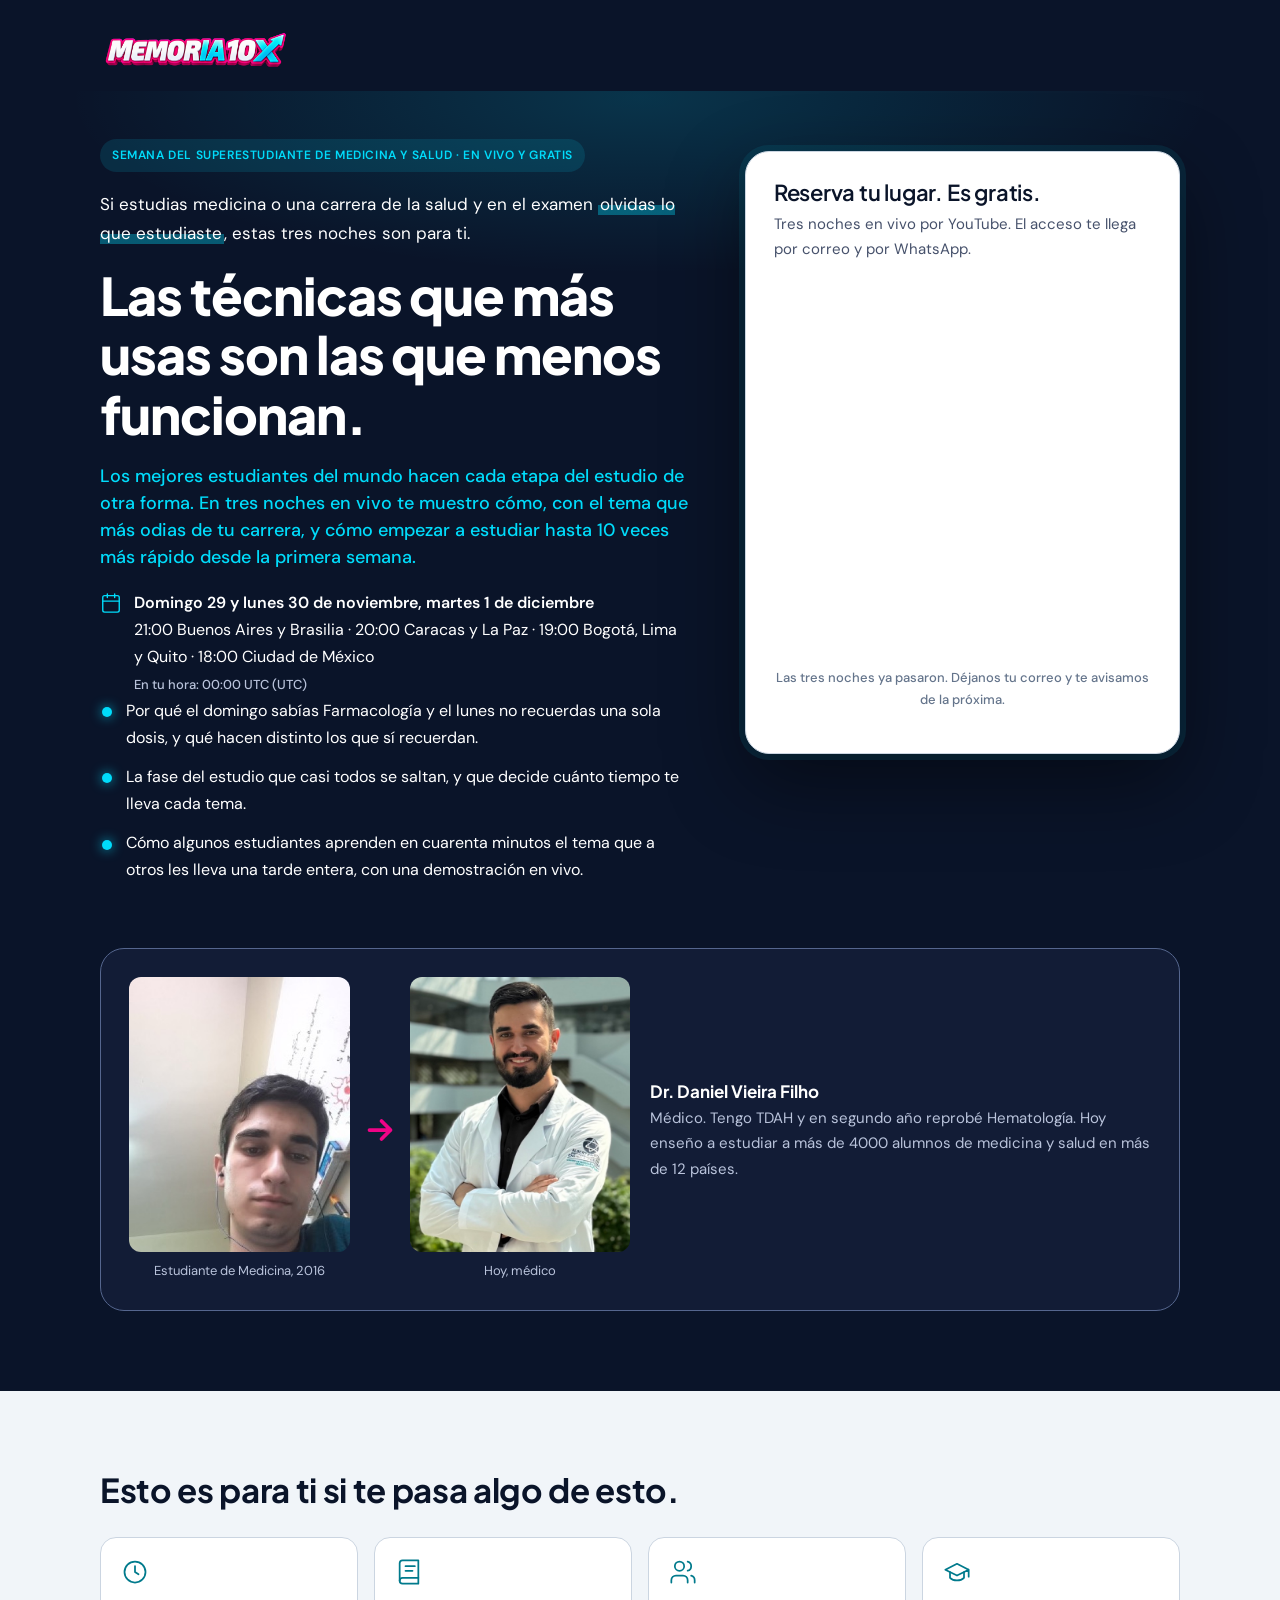
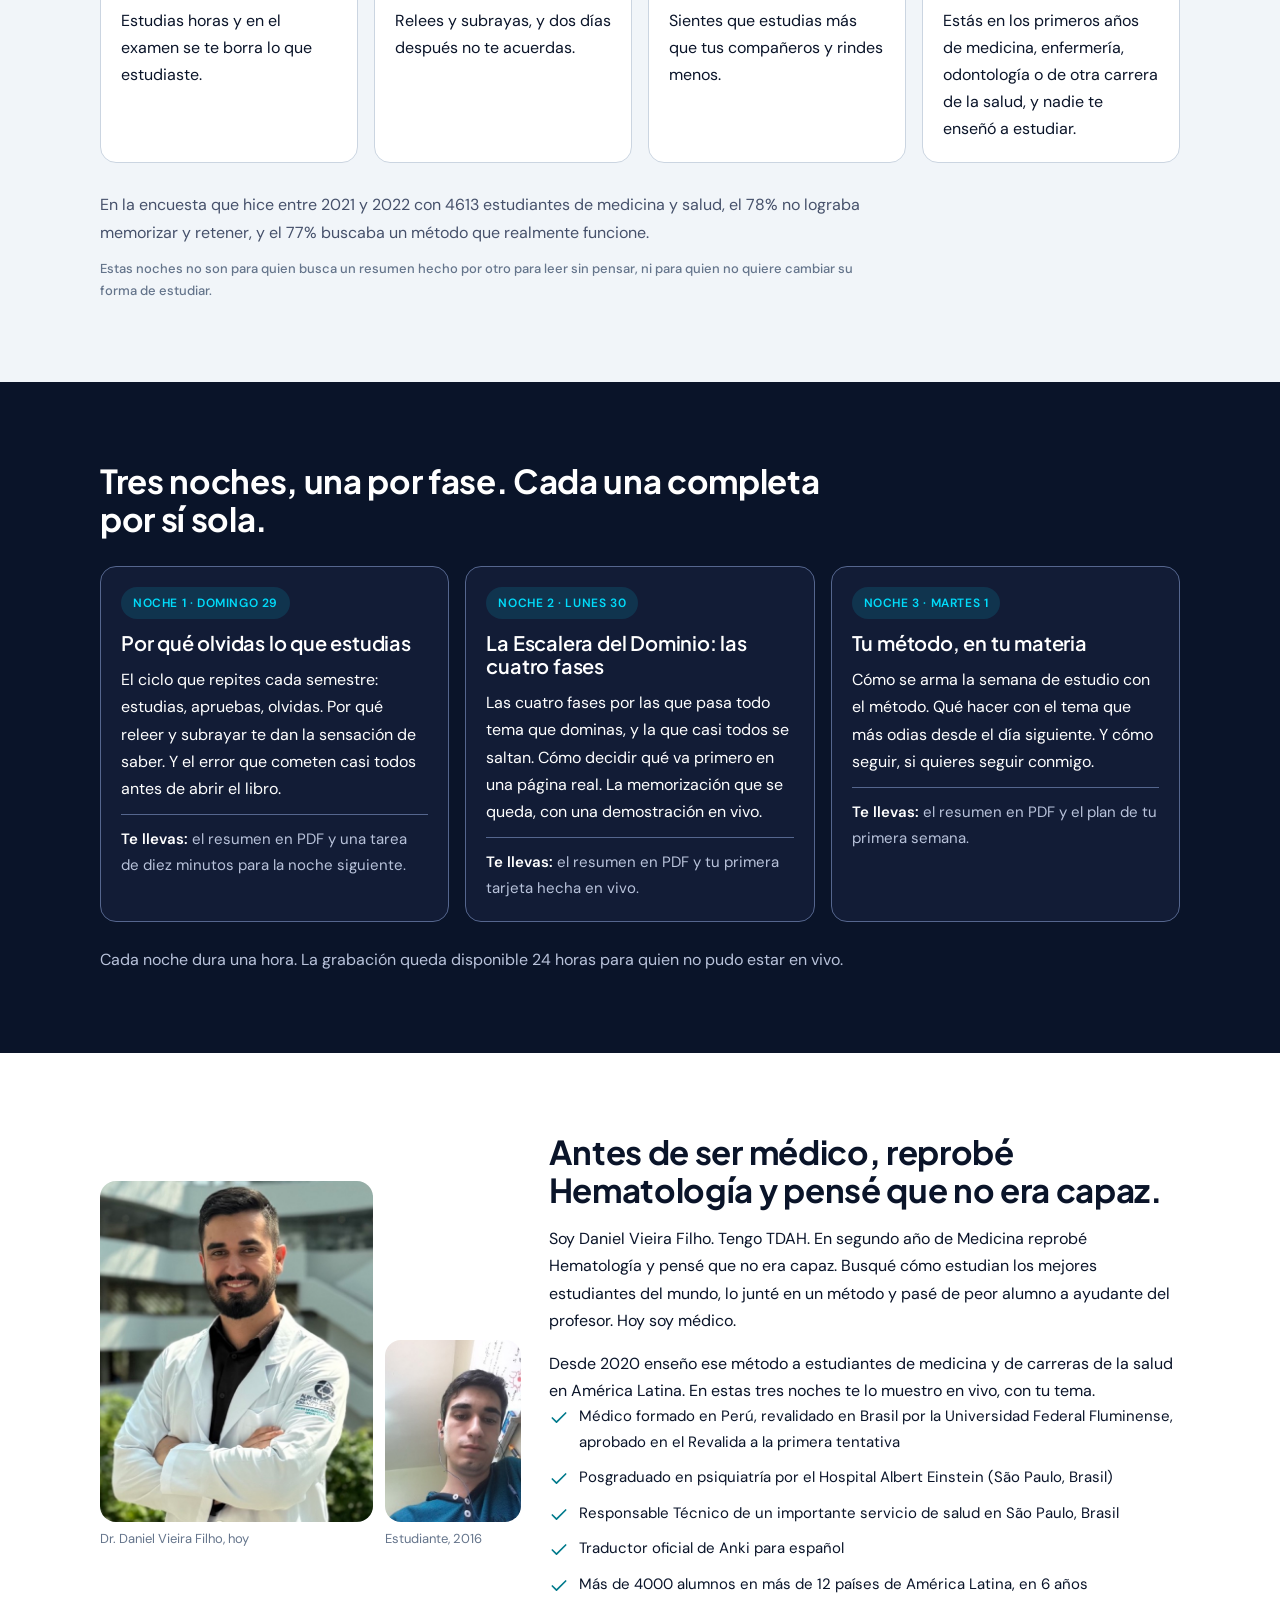
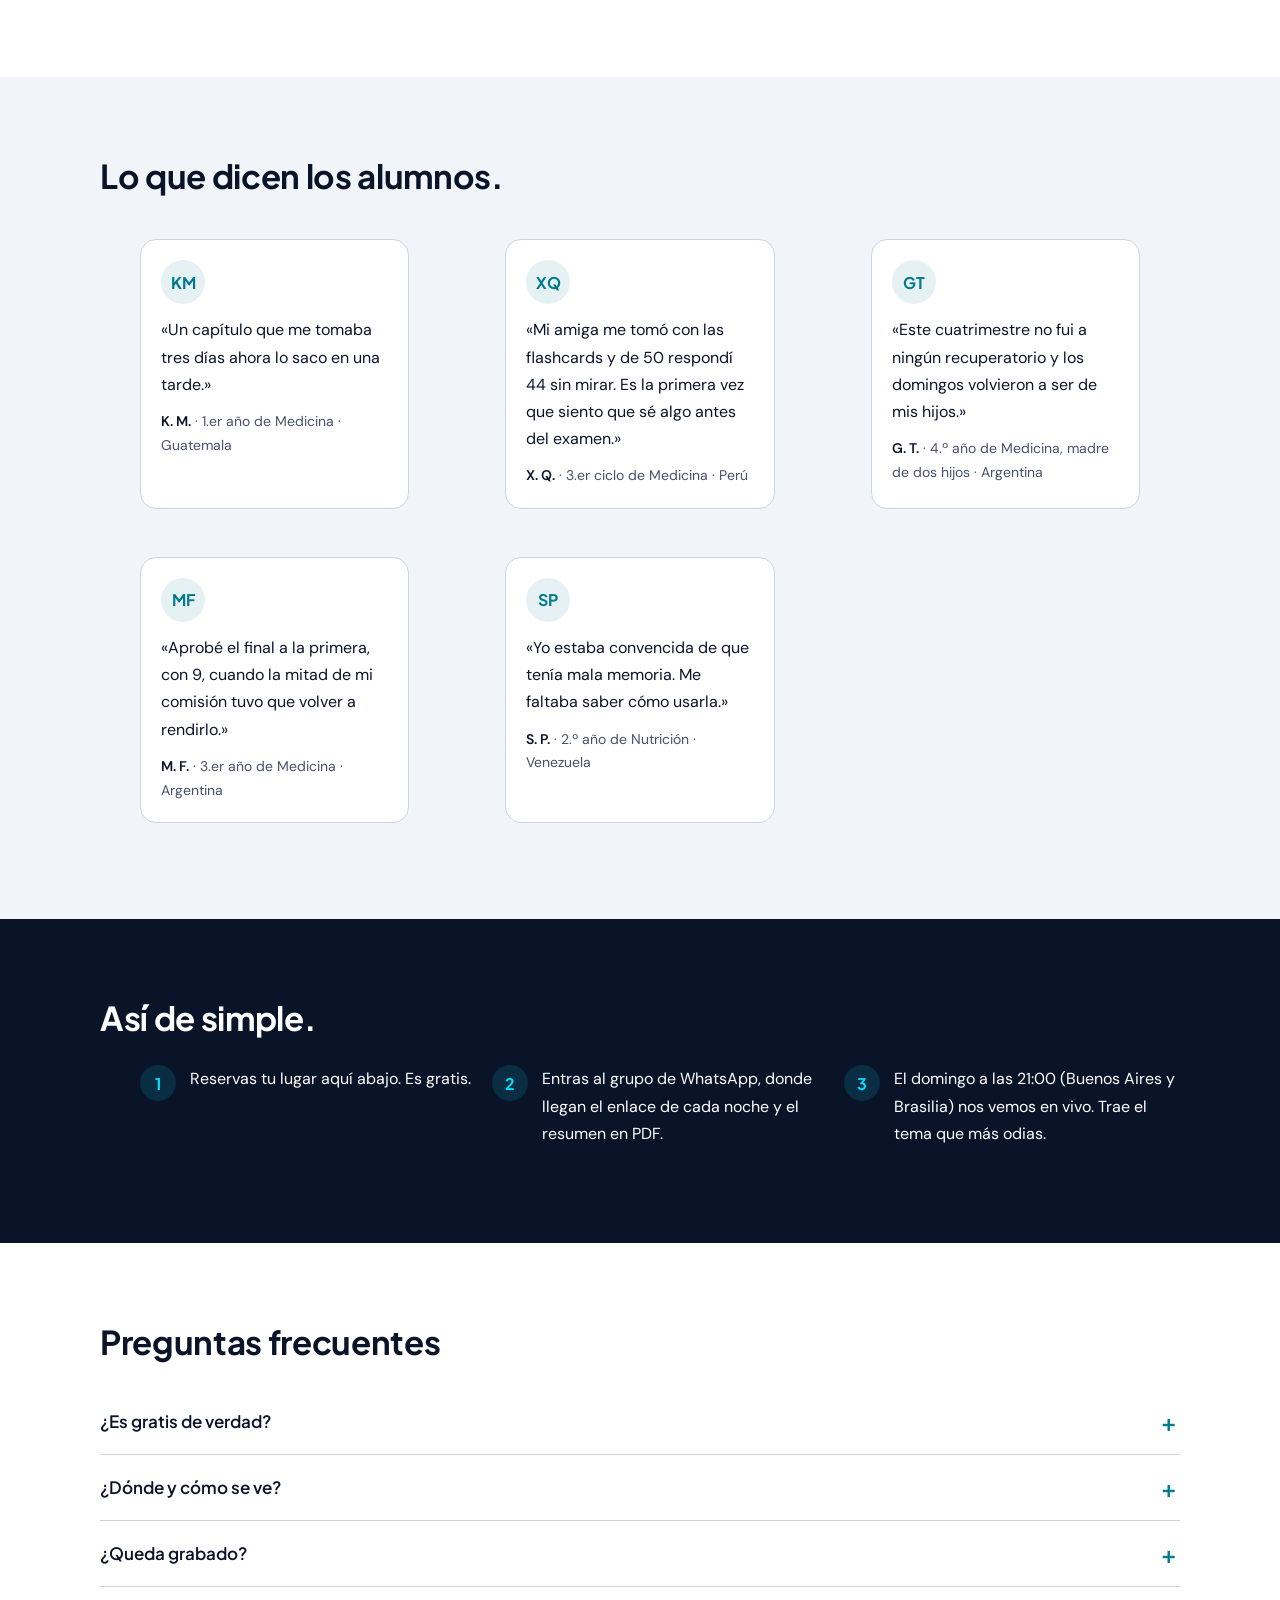
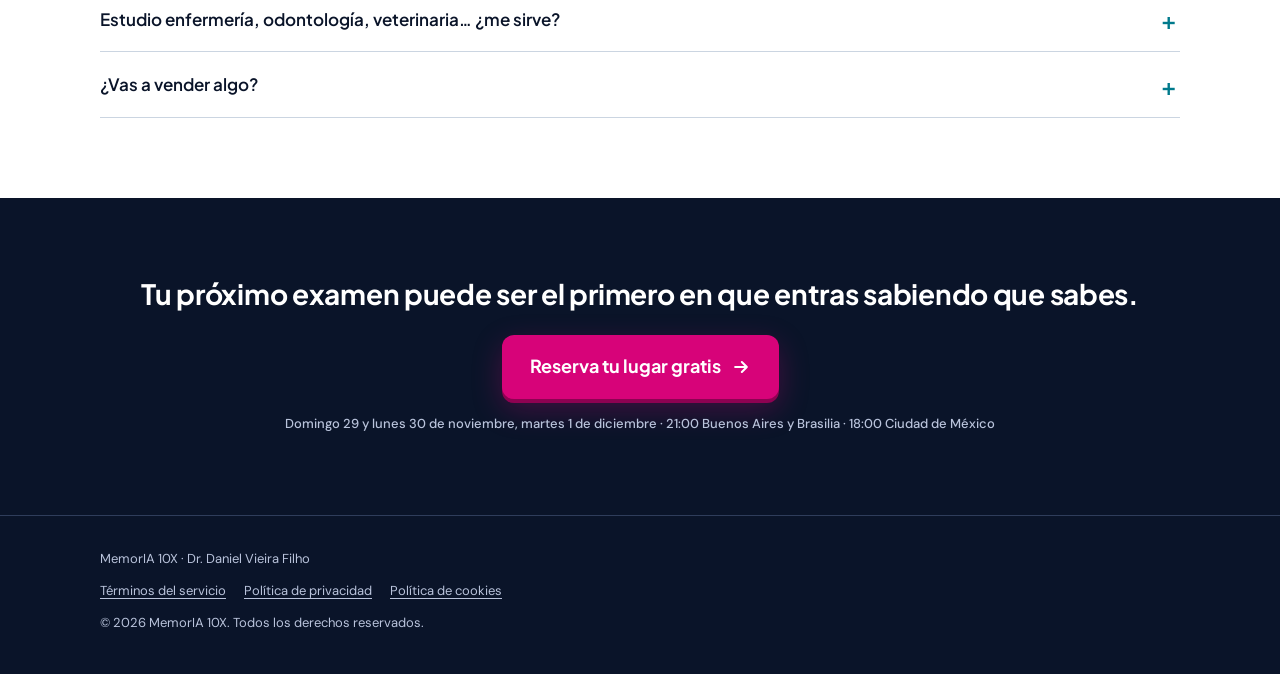
<file: index.html>
<!doctype html>
<html lang="es">
<head>
  <meta charset="utf-8">
  <meta name="viewport" content="width=device-width, initial-scale=1">
  <title>Semana del SuperEstudiante de Medicina y Salud · tres noches en vivo y gratis</title>
  <meta name="description" content="Tres noches en vivo para aprender a estudiar como los mejores estudiantes del mundo, con el tema que más odias. 29 y 30 de noviembre y 1 de diciembre, 21:00 Buenos Aires y Brasilia. Gratis, por YouTube.">
  <link rel="canonical" href="https://evento.memoria10x.com/">
  <meta property="og:type" content="website">
  <meta property="og:locale" content="es_LA">
  <meta property="og:title" content="Semana del SuperEstudiante de Medicina y Salud">
  <meta property="og:description" content="Tres noches en vivo y gratis para aprender a estudiar como los mejores estudiantes del mundo. 29 y 30 de noviembre y 1 de diciembre, 21:00 Buenos Aires y Brasilia.">
  <meta property="og:url" content="https://evento.memoria10x.com/">
  <meta property="og:image" content="https://evento.memoria10x.com/assets/og-evento.png">
  <meta property="og:image:width" content="1200">
  <meta property="og:image:height" content="630">
  <meta name="twitter:card" content="summary_large_image">
  <link rel="icon" href="assets/favicon.ico" sizes="any">
  <link rel="icon" type="image/png" sizes="32x32" href="assets/favicon-32.png">
  <link rel="apple-touch-icon" href="assets/apple-touch-icon.png">
  <meta name="theme-color" content="#0A1429">
  <link rel="preconnect" href="https://fonts.googleapis.com">
  <link rel="preconnect" href="https://fonts.gstatic.com" crossorigin>
  <link href="https://fonts.googleapis.com/css2?family=DM+Sans:opsz,wght@9..40,400;9..40,500;9..40,700&family=Plus+Jakarta+Sans:wght@600;700;800&display=swap" rel="stylesheet">
  <link rel="stylesheet" href="styles.css">
  <!-- Meta Pixel (el mismo del sitio: Pixel - Memoria 10X para Estudiantes) -->
  <script>
    !function(f,b,e,v,n,t,s){if(f.fbq)return;n=f.fbq=function(){n.callMethod?n.callMethod.apply(n,arguments):n.queue.push(arguments)};if(!f._fbq)f._fbq=n;n.push=n;n.loaded=!0;n.version='2.0';n.queue=[];t=b.createElement(e);t.async=!0;t.src=v;s=b.getElementsByTagName(e)[0];s.parentNode.insertBefore(t,s)}(window,document,'script','https://connect.facebook.net/en_US/fbevents.js');
    fbq('init', '587705858770581');
    fbq('track', 'PageView');
  </script>
  <noscript><img height="1" width="1" style="display:none" alt="" src="https://www.facebook.com/tr?id=587705858770581&ev=PageView&noscript=1"></noscript>
</head>
<body data-page="inscripcion">

  <header class="top">
    <div class="wrap">
      <a href="#" aria-label="MemorIA 10X"><img src="assets/logo-uma-linha.png" width="160" height="53" alt="MemorIA 10X"></a>
    </div>
  </header>

  <main>
    <section class="hero">
      <div class="wrap">
        <div class="hero-copy">
          <span class="badge">Semana del SuperEstudiante de Medicina y Salud · En vivo y gratis</span>
          <p class="lead">Si estudias medicina o una carrera de la salud y en el examen <mark>olvidas lo que estudiaste</mark>, estas tres noches son para ti.</p>
          <h1>Las técnicas que más usas son las que menos funcionan.</h1>
          <p class="subtitle">Los mejores estudiantes del mundo hacen cada etapa del estudio de otra forma. En tres noches en vivo te muestro cómo, con el tema que más odias de tu carrera, y cómo empezar a estudiar hasta 10 veces más rápido desde la primera semana.</p>
          <div class="dates">
            <svg viewBox="0 0 24 24" fill="none" stroke="currentColor" stroke-width="1.5" stroke-linecap="round" stroke-linejoin="round" aria-hidden="true"><rect x="3" y="4" width="18" height="18" rx="2"/><path d="M16 2v4M8 2v4M3 10h18"/></svg>
            <p>
              <strong>Domingo 29 y lunes 30 de noviembre, martes 1 de diciembre</strong><br>
              21:00 Buenos Aires y Brasilia · 20:00 Caracas y La Paz · 19:00 Bogotá, Lima y Quito · 18:00 Ciudad de México
              <span class="meta" data-local-time></span>
            </p>
          </div>
          <ul class="bullets">
            <li>Por qué el domingo sabías Farmacología y el lunes no recuerdas una sola dosis, y qué hacen distinto los que sí recuerdan.</li>
            <li>La fase del estudio que casi todos se saltan, y que decide cuánto tiempo te lleva cada tema.</li>
            <li>Cómo algunos estudiantes aprenden en cuarenta minutos el tema que a otros les lleva una tarde entera, con una demostración en vivo.</li>
          </ul>
        </div>

        <aside class="form-card" id="inscripcion" aria-labelledby="form-title">
          <h3 id="form-title">Reserva tu lugar. Es gratis.</h3>
          <p class="soft">Tres noches en vivo por YouTube. El acceso te llega por correo y por WhatsApp.</p>
          <div class="form-embed">
            <iframe src="https://api.leadconnectorhq.com/widget/form/POI59603SYWNlJP8CIqX" style="width:100%;height:100%;border:none;border-radius:12px" id="inline-POI59603SYWNlJP8CIqX" data-layout="{'id':'INLINE'}" data-trigger-type="alwaysShow" data-trigger-value="" data-activation-type="alwaysActivated" data-activation-value="" data-deactivation-type="neverDeactivate" data-deactivation-value="" data-form-name="Semana del SuperEstudiante · Inscripción" data-height="420" data-layout-iframe-id="inline-POI59603SYWNlJP8CIqX" data-form-id="POI59603SYWNlJP8CIqX" title="Reserva tu lugar"></iframe>
            <script src="https://link.msgsndr.com/js/form_embed.js" defer></script>
          </div>
          <p class="meta" data-countdown-label>Empezamos en</p>
          <div class="countdown" data-countdown aria-live="polite"></div>
        </aside>
      </div>
    </section>

    <section class="section" style="padding-top:0">
      <div class="wrap">
        <div class="proof-strip">
          <div class="before-after">
            <figure>
              <img src="assets/autor-estudante-pizarra.jpg" width="300" height="400" alt="Daniel Vieira Filho, estudiante de Medicina, en 2016" loading="lazy">
              <figcaption>Estudiante de Medicina, 2016</figcaption>
            </figure>
            <svg class="arrow" viewBox="0 0 24 24" fill="none" stroke="currentColor" stroke-width="2.5" stroke-linecap="round" stroke-linejoin="round" aria-hidden="true"><path d="M5 12h14M13 6l6 6-6 6"/></svg>
            <figure>
              <img src="assets/autor-hoje.jpg" width="592" height="700" alt="Dr. Daniel Vieira Filho, hoy, médico" loading="lazy">
              <figcaption>Hoy, médico</figcaption>
            </figure>
          </div>
          <p class="cred">
            <strong>Dr. Daniel Vieira Filho</strong>
            <span>Médico. Tengo TDAH y en segundo año reprobé Hematología. Hoy enseño a estudiar a más de 4000 alumnos de medicina y salud en más de 12 países.</span>
          </p>
        </div>
      </div>
    </section>

    <section class="section section--light" id="para-quien">
      <div class="wrap">
        <div class="section-title">
          <h2>Esto es para ti si te pasa algo de esto.</h2>
        </div>
        <div class="cards cards--4">
          <div class="card">
            <svg class="icon" viewBox="0 0 24 24" fill="none" stroke="currentColor" stroke-width="1.5" stroke-linecap="round" stroke-linejoin="round" aria-hidden="true"><circle cx="12" cy="12" r="9"/><path d="M12 7v5l3 2"/></svg>
            <p>Estudias horas y en el examen se te borra lo que estudiaste.</p>
          </div>
          <div class="card">
            <svg class="icon" viewBox="0 0 24 24" fill="none" stroke="currentColor" stroke-width="1.5" stroke-linecap="round" stroke-linejoin="round" aria-hidden="true"><path d="M4 19.5A2.5 2.5 0 0 1 6.5 17H20"/><path d="M6.5 2H20v20H6.5A2.5 2.5 0 0 1 4 19.5v-15A2.5 2.5 0 0 1 6.5 2z"/><path d="M9 7h8M9 11h6"/></svg>
            <p>Relees y subrayas, y dos días después no te acuerdas.</p>
          </div>
          <div class="card">
            <svg class="icon" viewBox="0 0 24 24" fill="none" stroke="currentColor" stroke-width="1.5" stroke-linecap="round" stroke-linejoin="round" aria-hidden="true"><path d="M16 21v-2a4 4 0 0 0-4-4H6a4 4 0 0 0-4 4v2"/><circle cx="9" cy="7" r="4"/><path d="M22 21v-2a4 4 0 0 0-3-3.87M16 3.13a4 4 0 0 1 0 7.75"/></svg>
            <p>Sientes que estudias más que tus compañeros y rindes menos.</p>
          </div>
          <div class="card">
            <svg class="icon" viewBox="0 0 24 24" fill="none" stroke="currentColor" stroke-width="1.5" stroke-linecap="round" stroke-linejoin="round" aria-hidden="true"><path d="M22 10v6M2 10l10-5 10 5-10 5z"/><path d="M6 12v5c3 3 9 3 12 0v-5"/></svg>
            <p>Estás en los primeros años de medicina, enfermería, odontología o de otra carrera de la salud, y nadie te enseñó a estudiar.</p>
          </div>
        </div>
        <p class="soft" style="margin-top:28px;max-width:760px">En la encuesta que hice entre 2021 y 2022 con 4613 estudiantes de medicina y salud, el 78% no lograba memorizar y retener, y el 77% buscaba un método que realmente funcione.</p>
        <p class="meta" style="margin-top:12px;max-width:760px">Estas noches no son para quien busca un resumen hecho por otro para leer sin pensar, ni para quien no quiere cambiar su forma de estudiar.</p>
      </div>
    </section>

    <section class="section" id="noches">
      <div class="wrap">
        <div class="section-title">
          <h2>Tres noches, una por fase. Cada una completa por sí sola.</h2>
        </div>
        <div class="cards cards--3">
          <article class="card card--dark night">
            <span class="badge">Noche 1 · Domingo 29</span>
            <h3>Por qué olvidas lo que estudias</h3>
            <p>El ciclo que repites cada semestre: estudias, apruebas, olvidas. Por qué releer y subrayar te dan la sensación de saber. Y el error que cometen casi todos antes de abrir el libro.</p>
            <p class="takeaway"><strong>Te llevas:</strong> el resumen en PDF y una tarea de diez minutos para la noche siguiente.</p>
          </article>
          <article class="card card--dark night">
            <span class="badge">Noche 2 · Lunes 30</span>
            <h3>La Escalera del Dominio: las cuatro fases</h3>
            <p>Las cuatro fases por las que pasa todo tema que dominas, y la que casi todos se saltan. Cómo decidir qué va primero en una página real. La memorización que se queda, con una demostración en vivo.</p>
            <p class="takeaway"><strong>Te llevas:</strong> el resumen en PDF y tu primera tarjeta hecha en vivo.</p>
          </article>
          <article class="card card--dark night">
            <span class="badge">Noche 3 · Martes 1</span>
            <h3>Tu método, en tu materia</h3>
            <p>Cómo se arma la semana de estudio con el método. Qué hacer con el tema que más odias desde el día siguiente. Y cómo seguir, si quieres seguir conmigo.</p>
            <p class="takeaway"><strong>Te llevas:</strong> el resumen en PDF y el plan de tu primera semana.</p>
          </article>
        </div>
        <p class="soft" style="margin-top:24px">Cada noche dura una hora. La grabación queda disponible 24 horas para quien no pudo estar en vivo.</p>
      </div>
    </section>

    <section class="section section--white" id="quien-soy">
      <div class="wrap">
        <div class="about">
          <div class="about-photos">
            <figure style="margin:0">
              <img class="main" src="assets/autor-hoje.jpg" width="592" height="700" alt="Dr. Daniel Vieira Filho" loading="lazy">
              <figcaption>Dr. Daniel Vieira Filho, hoy</figcaption>
            </figure>
            <figure style="margin:0">
              <img class="small" src="assets/autor-estudante-pizarra.jpg" width="300" height="400" alt="Daniel, estudiante, frente a la pizarra" loading="lazy">
              <figcaption>Estudiante, 2016</figcaption>
            </figure>
          </div>
          <div class="about-copy">
            <h2>Antes de ser médico, reprobé Hematología y pensé que no era capaz.</h2>
            <p>Soy Daniel Vieira Filho. Tengo TDAH. En segundo año de Medicina reprobé Hematología y pensé que no era capaz. Busqué cómo estudian los mejores estudiantes del mundo, lo junté en un método y pasé de peor alumno a ayudante del profesor. Hoy soy médico.</p>
            <p>Desde 2020 enseño ese método a estudiantes de medicina y de carreras de la salud en América Latina. En estas tres noches te lo muestro en vivo, con tu tema.</p>
            <ul class="checks">
              <li><svg viewBox="0 0 24 24" fill="none" stroke="currentColor" stroke-width="2" stroke-linecap="round" stroke-linejoin="round" aria-hidden="true"><path d="M20 6 9 17l-5-5"/></svg><span>Médico formado en Perú, revalidado en Brasil por la Universidad Federal Fluminense, aprobado en el Revalida a la primera tentativa</span></li>
              <li><svg viewBox="0 0 24 24" fill="none" stroke="currentColor" stroke-width="2" stroke-linecap="round" stroke-linejoin="round" aria-hidden="true"><path d="M20 6 9 17l-5-5"/></svg><span>Posgraduado en psiquiatría por el Hospital Albert Einstein (São Paulo, Brasil)</span></li>
              <li><svg viewBox="0 0 24 24" fill="none" stroke="currentColor" stroke-width="2" stroke-linecap="round" stroke-linejoin="round" aria-hidden="true"><path d="M20 6 9 17l-5-5"/></svg><span>Responsable Técnico de un importante servicio de salud en São Paulo, Brasil</span></li>
              <li><svg viewBox="0 0 24 24" fill="none" stroke="currentColor" stroke-width="2" stroke-linecap="round" stroke-linejoin="round" aria-hidden="true"><path d="M20 6 9 17l-5-5"/></svg><span>Traductor oficial de Anki para español</span></li>
              <li><svg viewBox="0 0 24 24" fill="none" stroke="currentColor" stroke-width="2" stroke-linecap="round" stroke-linejoin="round" aria-hidden="true"><path d="M20 6 9 17l-5-5"/></svg><span>Más de 4000 alumnos en más de 12 países de América Latina, en 6 años</span></li>
            </ul>
          </div>
        </div>
      </div>
    </section>

    <!-- TESTIMONIALS_START -->
    <section class="section section--light" id="alumnos">
      <div class="wrap">
        <div class="section-title">
          <h2>Lo que dicen los alumnos.</h2>
        </div>
        <div class="cards cards--3">
          <blockquote class="card quote">
            <span class="initials">KM</span>
            <p>«Un capítulo que me tomaba tres días ahora lo saco en una tarde.»</p>
            <footer><strong>K. M.</strong> · 1.er año de Medicina · Guatemala</footer>
          </blockquote>
          <blockquote class="card quote">
            <span class="initials">XQ</span>
            <p>«Mi amiga me tomó con las flashcards y de 50 respondí 44 sin mirar. Es la primera vez que siento que sé algo antes del examen.»</p>
            <footer><strong>X. Q.</strong> · 3.er ciclo de Medicina · Perú</footer>
          </blockquote>
          <blockquote class="card quote">
            <span class="initials">GT</span>
            <p>«Este cuatrimestre no fui a ningún recuperatorio y los domingos volvieron a ser de mis hijos.»</p>
            <footer><strong>G. T.</strong> · 4.º año de Medicina, madre de dos hijos · Argentina</footer>
          </blockquote>
          <blockquote class="card quote">
            <span class="initials">MF</span>
            <p>«Aprobé el final a la primera, con 9, cuando la mitad de mi comisión tuvo que volver a rendirlo.»</p>
            <footer><strong>M. F.</strong> · 3.er año de Medicina · Argentina</footer>
          </blockquote>
          <blockquote class="card quote">
            <span class="initials">SP</span>
            <p>«Yo estaba convencida de que tenía mala memoria. Me faltaba saber cómo usarla.»</p>
            <footer><strong>S. P.</strong> · 2.º año de Nutrición · Venezuela</footer>
          </blockquote>
        </div>
      </div>
    </section>
    <!-- TESTIMONIALS_END -->

    <section class="section" id="como-funciona">
      <div class="wrap">
        <div class="section-title">
          <h2>Así de simple.</h2>
        </div>
        <ol class="steps">
          <li><p>Reservas tu lugar aquí abajo. Es gratis.</p></li>
          <li><p>Entras al grupo de WhatsApp, donde llegan el enlace de cada noche y el resumen en PDF.</p></li>
          <li><p>El domingo a las 21:00 (Buenos Aires y Brasilia) nos vemos en vivo. Trae el tema que más odias.</p></li>
        </ol>
      </div>
    </section>

    <section class="section section--white faq" id="preguntas">
      <div class="wrap">
        <div class="section-title">
          <h2>Preguntas frecuentes</h2>
        </div>
        <details>
          <summary>¿Es gratis de verdad?</summary>
          <p>Sí. Las tres noches son gratis y completas por sí solas. No necesitas comprar nada para aprovecharlas.</p>
        </details>
        <details>
          <summary>¿Dónde y cómo se ve?</summary>
          <p>En vivo por YouTube, desde el celular o la computadora. El enlace te llega por correo y por el grupo de WhatsApp una hora antes de cada noche.</p>
        </details>
        <details>
          <summary>¿Queda grabado?</summary>
          <p>Cada noche queda disponible 24 horas. Después se retira, para que las tres noches se vivan en vivo.</p>
        </details>
        <details>
          <summary>Estudio enfermería, odontología, veterinaria… ¿me sirve?</summary>
          <p>Sí. El método es el mismo para toda carrera de la salud; los ejemplos salen de medicina porque es de donde vengo, y vamos a trabajar con el tema que tú traigas.</p>
        </details>
        <details>
          <summary>¿Vas a vender algo?</summary>
          <p>En la tercera noche te cuento cómo seguir conmigo, si quieres. Lo digo desde ahora para que nadie se sorprenda. Las tres noches valen por sí solas.</p>
        </details>
      </div>
    </section>

    <section class="section closing" id="cierre">
      <div class="wrap">
        <h2>Tu próximo examen puede ser el primero en que entras sabiendo que sabes.</h2>
        <a class="btn btn--lg" href="#inscripcion">Reserva tu lugar gratis
          <svg viewBox="0 0 24 24" fill="none" stroke="currentColor" stroke-width="2.5" stroke-linecap="round" stroke-linejoin="round" aria-hidden="true"><path d="M5 12h14M13 6l6 6-6 6"/></svg>
        </a>
        <p class="meta">Domingo 29 y lunes 30 de noviembre, martes 1 de diciembre · 21:00 Buenos Aires y Brasilia · 18:00 Ciudad de México</p>
      </div>
    </section>
  </main>

  <footer class="footer">
    <div class="wrap">
      <p>MemorIA 10X · Dr. Daniel Vieira Filho</p>
      <nav aria-label="Legal">
        <a href="https://memoria10x.com/terms-of-service">Términos del servicio</a>
        <a href="https://memoria10x.com/privacy-policy">Política de privacidad</a>
        <a href="https://memoria10x.com/cookie-policy">Política de cookies</a>
      </nav>
      <p>© 2026 MemorIA 10X. Todos los derechos reservados.</p>
    </div>
  </footer>

  <div class="sticky" aria-hidden="true">
    <a class="btn" href="#inscripcion">Reserva tu lugar gratis</a>
  </div>

  <script src="app.js" defer></script>
</body>
</html>
</file>
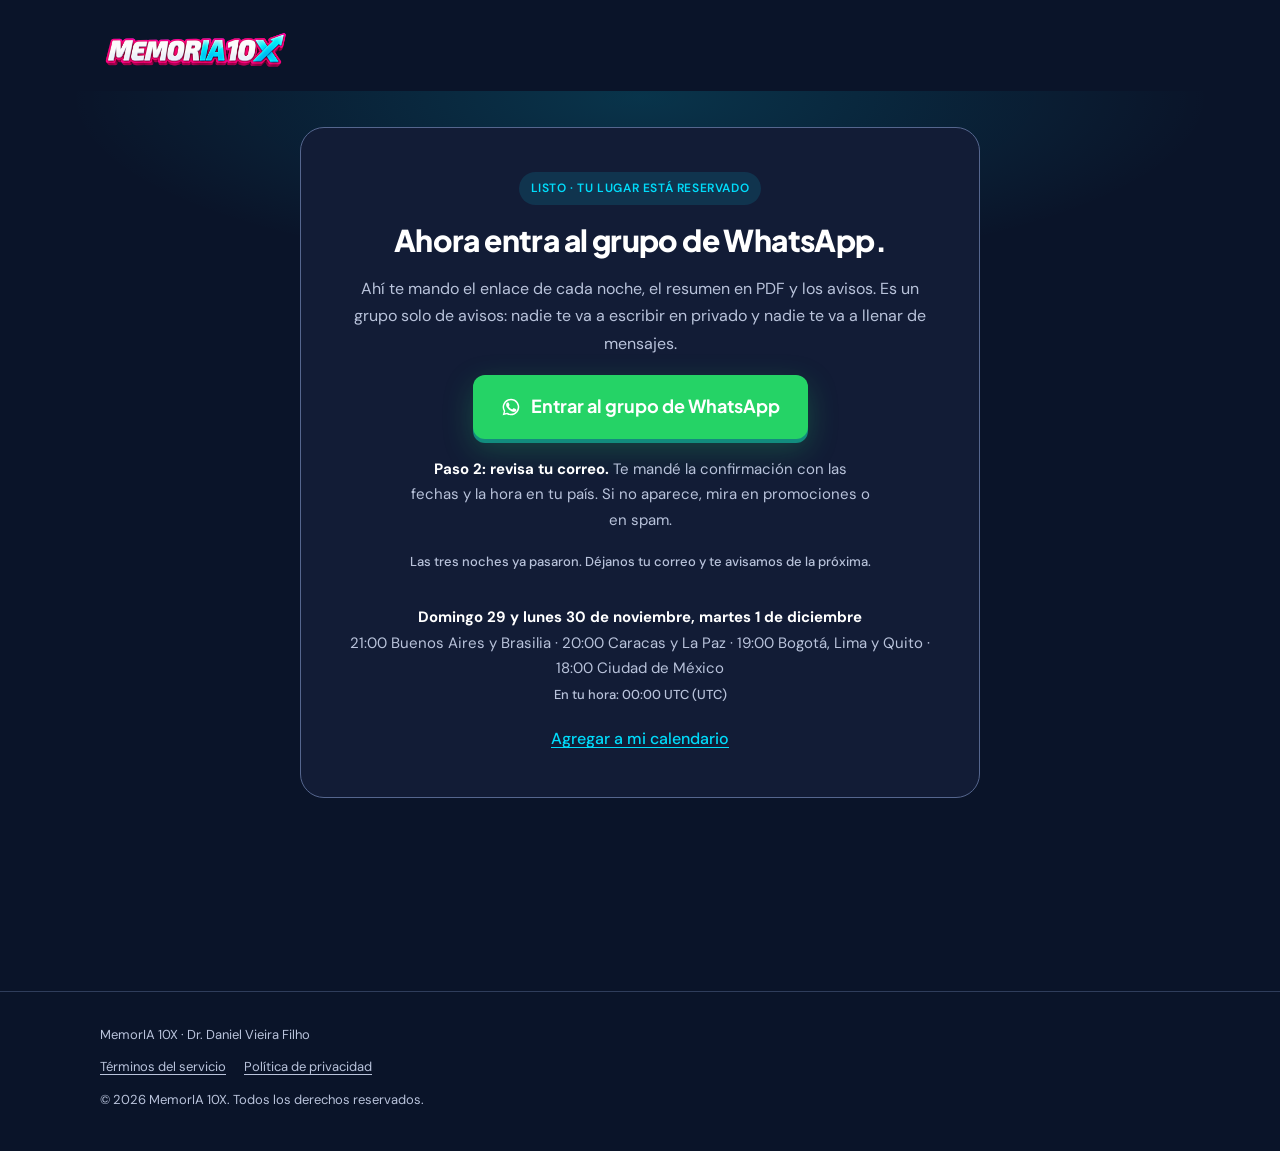
<file: gracias/index.html>
<!doctype html>
<html lang="es">
<head>
  <meta charset="utf-8">
  <meta name="viewport" content="width=device-width, initial-scale=1">
  <title>Listo. Ahora entra al grupo de WhatsApp · Semana del SuperEstudiante</title>
  <meta name="robots" content="noindex">
  <meta name="description" content="Tu lugar está reservado. Entra al grupo de WhatsApp para recibir el enlace de cada noche.">
  <link rel="icon" href="../assets/favicon.ico" sizes="any">
  <link rel="icon" type="image/png" sizes="32x32" href="../assets/favicon-32.png">
  <link rel="apple-touch-icon" href="../assets/apple-touch-icon.png">
  <meta name="theme-color" content="#0A1429">
  <link rel="preconnect" href="https://fonts.googleapis.com">
  <link rel="preconnect" href="https://fonts.gstatic.com" crossorigin>
  <link href="https://fonts.googleapis.com/css2?family=DM+Sans:opsz,wght@9..40,400;9..40,500;9..40,700&family=Plus+Jakarta+Sans:wght@600;700;800&display=swap" rel="stylesheet">
  <link rel="stylesheet" href="../styles.css">
  <script>
    !function(f,b,e,v,n,t,s){if(f.fbq)return;n=f.fbq=function(){n.callMethod?n.callMethod.apply(n,arguments):n.queue.push(arguments)};if(!f._fbq)f._fbq=n;n.push=n;n.loaded=!0;n.version='2.0';n.queue=[];t=b.createElement(e);t.async=!0;t.src=v;s=b.getElementsByTagName(e)[0];s.parentNode.insertBefore(t,s)}(window,document,'script','https://connect.facebook.net/en_US/fbevents.js');
    fbq('init', '587705858770581');
    fbq('track', 'PageView');
  </script>
  <noscript><img height="1" width="1" style="display:none" alt="" src="https://www.facebook.com/tr?id=587705858770581&ev=PageView&noscript=1"></noscript>
</head>
<body data-page="gracias">

  <header class="top">
    <div class="wrap">
      <a href="../" aria-label="MemorIA 10X"><img src="../assets/logo-uma-linha.png" width="160" height="53" alt="MemorIA 10X"></a>
    </div>
  </header>

  <main class="thanks">
    <section class="hero">
      <div class="wrap" style="display:block;max-width:720px">
        <div class="thanks-card">
          <span class="badge">Listo · Tu lugar está reservado</span>
          <h1>Ahora entra al grupo de WhatsApp.</h1>
          <p class="soft">Ahí te mando el enlace de cada noche, el resumen en PDF y los avisos. Es un grupo solo de avisos: nadie te va a escribir en privado y nadie te va a llenar de mensajes.</p>

          <!-- WHATSAPP_BUTTON -->
          <a class="btn btn--lg btn--wa" href="https://chat.whatsapp.com/GPm3KxxdrXO8cWCBw72UNh" target="_blank" rel="noopener">
            <svg viewBox="0 0 24 24" fill="currentColor" aria-hidden="true"><path d="M17.5 14.4c-.3-.1-1.7-.8-2-.9-.3-.1-.5-.1-.7.1-.2.3-.8.9-.9 1.1-.2.2-.3.2-.6.1-.3-.1-1.2-.4-2.3-1.4-.9-.8-1.4-1.7-1.6-2-.2-.3 0-.4.1-.6l.4-.5c.1-.2.2-.3.3-.5.1-.2 0-.4 0-.5-.1-.1-.7-1.6-.9-2.2-.2-.6-.5-.5-.7-.5h-.6c-.2 0-.5.1-.8.4-.3.3-1 1-1 2.5s1.1 2.9 1.2 3.1c.1.2 2.1 3.2 5.1 4.5.7.3 1.3.5 1.7.6.7.2 1.4.2 1.9.1.6-.1 1.7-.7 2-1.4.2-.7.2-1.3.2-1.4-.1-.1-.3-.2-.6-.3zM12 2a10 10 0 0 0-8.6 15.1L2 22l5-1.3A10 10 0 1 0 12 2zm0 18.2c-1.5 0-3-.4-4.3-1.2l-.3-.2-3 .8.8-2.9-.2-.3A8.2 8.2 0 1 1 12 20.2z"/></svg>
            Entrar al grupo de WhatsApp
          </a>
          <!-- /WHATSAPP_BUTTON -->

          <p class="step2"><strong>Paso 2: revisa tu correo.</strong> Te mandé la confirmación con las fechas y la hora en tu país. Si no aparece, mira en promociones o en spam.</p>

          <div>
            <p class="meta" data-countdown-label>Empezamos en</p>
            <div class="countdown" data-countdown aria-live="polite"></div>
          </div>

          <p class="agenda">
            <strong>Domingo 29 y lunes 30 de noviembre, martes 1 de diciembre</strong><br>
            21:00 Buenos Aires y Brasilia · 20:00 Caracas y La Paz · 19:00 Bogotá, Lima y Quito · 18:00 Ciudad de México<br>
            <span class="meta" data-local-time></span>
          </p>

          <a class="link" href="https://calendar.google.com/calendar/render?action=TEMPLATE&text=Semana%20del%20SuperEstudiante%20de%20Medicina%20y%20Salud%20%C2%B7%20Noche%201&dates=20261130T000000Z/20261130T010000Z&details=Tres%20noches%20en%20vivo%20y%20gratis%2C%20por%20YouTube.%20Noche%201%3A%20domingo%2029%20de%20noviembre.%20Noche%202%3A%20lunes%2030.%20Noche%203%3A%20martes%201%20de%20diciembre.%20Siempre%20a%20las%2021%3A00%20Buenos%20Aires%20y%20Brasilia%20(18%3A00%20Ciudad%20de%20M%C3%A9xico).%20El%20enlace%20llega%20por%20correo%20y%20por%20el%20grupo%20de%20WhatsApp.&location=YouTube%20(en%20vivo)&ctz=America/Sao_Paulo" target="_blank" rel="noopener">Agregar a mi calendario</a>
        </div>
      </div>
    </section>
  </main>

  <footer class="footer" style="padding-bottom:40px">
    <div class="wrap">
      <p>MemorIA 10X · Dr. Daniel Vieira Filho</p>
      <nav aria-label="Legal">
        <a href="https://memoria10x.com/terms-of-service">Términos del servicio</a>
        <a href="https://memoria10x.com/privacy-policy">Política de privacidad</a>
      </nav>
      <p>© 2026 MemorIA 10X. Todos los derechos reservados.</p>
    </div>
  </footer>

  <script src="../app.js" defer></script>
</body>
</html>
</file>
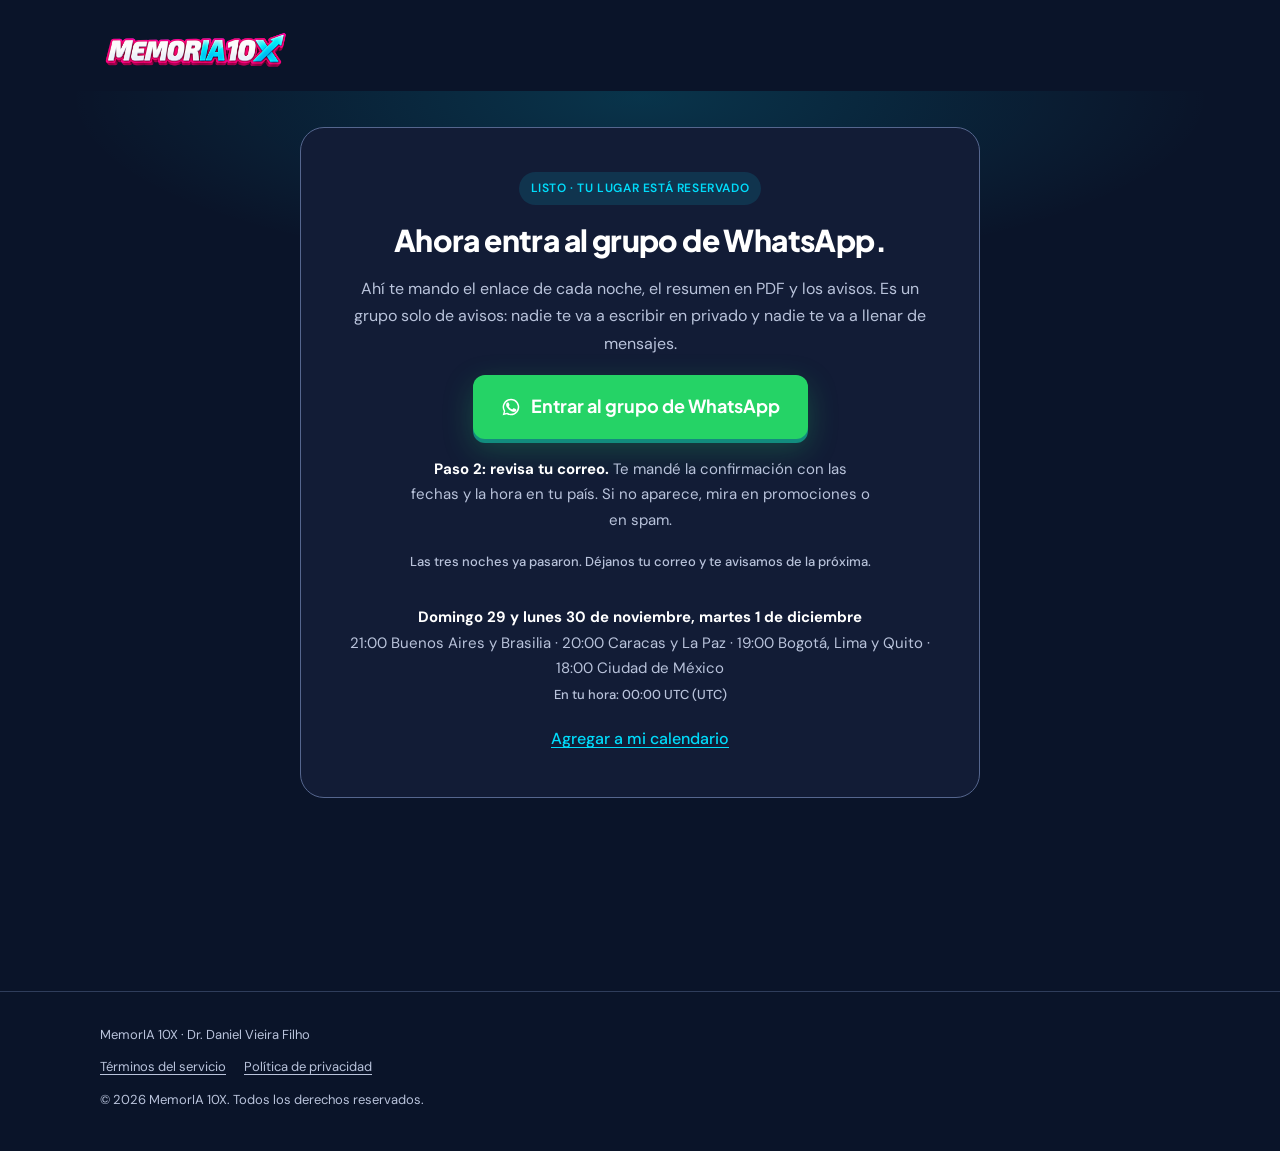
<file: gracias.html>
<!doctype html>
<html lang="es">
<head>
  <meta charset="utf-8">
  <meta name="viewport" content="width=device-width, initial-scale=1">
  <title>Listo. Ahora entra al grupo de WhatsApp · Semana del SuperEstudiante</title>
  <meta name="robots" content="noindex">
  <meta name="description" content="Tu lugar está reservado. Entra al grupo de WhatsApp para recibir el enlace de cada noche.">
  <link rel="icon" href="assets/favicon.ico" sizes="any">
  <link rel="icon" type="image/png" sizes="32x32" href="assets/favicon-32.png">
  <link rel="apple-touch-icon" href="assets/apple-touch-icon.png">
  <meta name="theme-color" content="#0A1429">
  <link rel="preconnect" href="https://fonts.googleapis.com">
  <link rel="preconnect" href="https://fonts.gstatic.com" crossorigin>
  <link href="https://fonts.googleapis.com/css2?family=DM+Sans:opsz,wght@9..40,400;9..40,500;9..40,700&family=Plus+Jakarta+Sans:wght@600;700;800&display=swap" rel="stylesheet">
  <link rel="stylesheet" href="styles.css">
  <script>
    !function(f,b,e,v,n,t,s){if(f.fbq)return;n=f.fbq=function(){n.callMethod?n.callMethod.apply(n,arguments):n.queue.push(arguments)};if(!f._fbq)f._fbq=n;n.push=n;n.loaded=!0;n.version='2.0';n.queue=[];t=b.createElement(e);t.async=!0;t.src=v;s=b.getElementsByTagName(e)[0];s.parentNode.insertBefore(t,s)}(window,document,'script','https://connect.facebook.net/en_US/fbevents.js');
    fbq('init', '587705858770581');
    fbq('track', 'PageView');
  </script>
  <noscript><img height="1" width="1" style="display:none" alt="" src="https://www.facebook.com/tr?id=587705858770581&ev=PageView&noscript=1"></noscript>
</head>
<body data-page="gracias">

  <header class="top">
    <div class="wrap">
      <a href="/" aria-label="MemorIA 10X"><img src="assets/logo-uma-linha.png" width="160" height="53" alt="MemorIA 10X"></a>
    </div>
  </header>

  <main class="thanks">
    <section class="hero">
      <div class="wrap" style="display:block;max-width:720px">
        <div class="thanks-card">
          <span class="badge">Listo · Tu lugar está reservado</span>
          <h1>Ahora entra al grupo de WhatsApp.</h1>
          <p class="soft">Ahí te mando el enlace de cada noche, el resumen en PDF y los avisos. Es un grupo solo de avisos: nadie te va a escribir en privado y nadie te va a llenar de mensajes.</p>

          <!-- WHATSAPP_BUTTON -->
          <a class="btn btn--lg btn--wa" href="https://chat.whatsapp.com/GPm3KxxdrXO8cWCBw72UNh" target="_blank" rel="noopener">
            <svg viewBox="0 0 24 24" fill="currentColor" aria-hidden="true"><path d="M17.5 14.4c-.3-.1-1.7-.8-2-.9-.3-.1-.5-.1-.7.1-.2.3-.8.9-.9 1.1-.2.2-.3.2-.6.1-.3-.1-1.2-.4-2.3-1.4-.9-.8-1.4-1.7-1.6-2-.2-.3 0-.4.1-.6l.4-.5c.1-.2.2-.3.3-.5.1-.2 0-.4 0-.5-.1-.1-.7-1.6-.9-2.2-.2-.6-.5-.5-.7-.5h-.6c-.2 0-.5.1-.8.4-.3.3-1 1-1 2.5s1.1 2.9 1.2 3.1c.1.2 2.1 3.2 5.1 4.5.7.3 1.3.5 1.7.6.7.2 1.4.2 1.9.1.6-.1 1.7-.7 2-1.4.2-.7.2-1.3.2-1.4-.1-.1-.3-.2-.6-.3zM12 2a10 10 0 0 0-8.6 15.1L2 22l5-1.3A10 10 0 1 0 12 2zm0 18.2c-1.5 0-3-.4-4.3-1.2l-.3-.2-3 .8.8-2.9-.2-.3A8.2 8.2 0 1 1 12 20.2z"/></svg>
            Entrar al grupo de WhatsApp
          </a>
          <!-- /WHATSAPP_BUTTON -->

          <p class="step2"><strong>Paso 2: revisa tu correo.</strong> Te mandé la confirmación con las fechas y la hora en tu país. Si no aparece, mira en promociones o en spam.</p>

          <div>
            <p class="meta" data-countdown-label>Empezamos en</p>
            <div class="countdown" data-countdown aria-live="polite"></div>
          </div>

          <p class="agenda">
            <strong>Domingo 29 y lunes 30 de noviembre, martes 1 de diciembre</strong><br>
            21:00 Buenos Aires y Brasilia · 20:00 Caracas y La Paz · 19:00 Bogotá, Lima y Quito · 18:00 Ciudad de México<br>
            <span class="meta" data-local-time></span>
          </p>

          <a class="link" href="https://calendar.google.com/calendar/render?action=TEMPLATE&text=Semana%20del%20SuperEstudiante%20de%20Medicina%20y%20Salud%20%C2%B7%20Noche%201&dates=20261130T000000Z/20261130T010000Z&details=Tres%20noches%20en%20vivo%20y%20gratis%2C%20por%20YouTube.%20Noche%201%3A%20domingo%2029%20de%20noviembre.%20Noche%202%3A%20lunes%2030.%20Noche%203%3A%20martes%201%20de%20diciembre.%20Siempre%20a%20las%2021%3A00%20Buenos%20Aires%20y%20Brasilia%20(18%3A00%20Ciudad%20de%20M%C3%A9xico).%20El%20enlace%20llega%20por%20correo%20y%20por%20el%20grupo%20de%20WhatsApp.&location=YouTube%20(en%20vivo)&ctz=America/Sao_Paulo" target="_blank" rel="noopener">Agregar a mi calendario</a>
        </div>
      </div>
    </section>
  </main>

  <footer class="footer" style="padding-bottom:40px">
    <div class="wrap">
      <p>MemorIA 10X · Dr. Daniel Vieira Filho</p>
      <nav aria-label="Legal">
        <a href="https://memoria10x.com/terms-of-service">Términos del servicio</a>
        <a href="https://memoria10x.com/privacy-policy">Política de privacidad</a>
      </nav>
      <p>© 2026 MemorIA 10X. Todos los derechos reservados.</p>
    </div>
  </footer>

  <script src="app.js" defer></script>
</body>
</html>
</file>
<file: styles.css>
/* Semana del SuperEstudiante · página de inscripción
   Identidade de marketing da MemorIA 10X (0-canon/marca/identidad-visual.md):
   a tela azul-marinho, o ciano acende os detalhes, o magenta é a ação. */

:root {
  --navy-dark: #0A1429;
  --navy: #121C36;
  --border-dark: #55668E;
  --cyan: #00DCFB;
  --cyan-text-light: #007A8C;
  --magenta: #F10387;
  --magenta-button: #D70379;
  --magenta-hover: #BC0269;
  --magenta-volume: #8E0252;
  --white: #FFFFFF;
  --text-soft: #B9C3DB;
  --cloud: #F1F5F9;
  --ink: #0A1429;
  --ink-soft: #46516B;
  --meta: #64748B;
  --silver: #CBD5E1;
  --field-border: #7D8BA0;
  --ok: #34D399;
  --font-title: "Plus Jakarta Sans", system-ui, -apple-system, "Segoe UI", sans-serif;
  --font-body: "DM Sans", system-ui, -apple-system, "Segoe UI", sans-serif;
  --radius: 16px;
  --radius-lg: 24px;
  --max: 1120px;
}

*, *::before, *::after { box-sizing: border-box; }
html { scroll-behavior: smooth; -webkit-text-size-adjust: 100%; }
@media (prefers-reduced-motion: reduce) { html { scroll-behavior: auto; } }

body {
  margin: 0;
  font-family: var(--font-body);
  font-size: 16px;
  line-height: 1.7;
  color: var(--white);
  background: var(--navy-dark);
}

img { max-width: 100%; height: auto; display: block; }
a { color: inherit; }
h1, h2, h3 { font-family: var(--font-title); line-height: 1.15; margin: 0; letter-spacing: -0.01em; }
h1 { font-size: 2.125rem; font-weight: 800; letter-spacing: -0.02em; }
h2 { font-size: 1.625rem; font-weight: 700; }
h3 { font-size: 1.1875rem; font-weight: 600; }
p { margin: 0; }
.wrap { width: 100%; max-width: var(--max); margin: 0 auto; padding: 0 20px; }
.section { padding: 56px 0; }
.section--light { background: var(--cloud); color: var(--ink); }
.section--white { background: var(--white); color: var(--ink); }
.section-title { max-width: 720px; }
.section-title + * { margin-top: 28px; }
.soft { color: var(--text-soft); }
.section--light .soft, .section--white .soft { color: var(--ink-soft); }
.meta { font-size: 0.8125rem; font-weight: 500; color: var(--text-soft); }
.section--light .meta, .section--white .meta { color: var(--meta); }
.cyan { color: var(--cyan); }
.section--light .cyan, .section--white .cyan { color: var(--cyan-text-light); }

/* o marca-texto da expressão-chave (identidade §13.1) */
mark {
  background: linear-gradient(transparent 55%, rgba(0, 220, 251, 0.35) 55%);
  color: inherit;
  padding: 0 0.1em;
}

/* selo */
.badge {
  display: inline-flex;
  align-items: center;
  gap: 8px;
  padding: 6px 12px;
  border-radius: 999px;
  font-size: 0.75rem;
  font-weight: 600;
  letter-spacing: 0.05em;
  text-transform: uppercase;
  background: rgba(0, 220, 251, 0.12);
  color: var(--cyan);
}
.badge--light { background: rgba(0, 122, 140, 0.1); color: var(--cyan-text-light); }

/* o botão de ação (identidade §7.1) */
.btn {
  display: inline-flex;
  align-items: center;
  justify-content: center;
  gap: 10px;
  min-height: 56px;
  padding: 14px 28px;
  border: 0;
  border-radius: 12px;
  background: var(--magenta-button);
  color: var(--white);
  font-family: var(--font-title);
  font-weight: 700;
  font-size: 1.0625rem;
  text-decoration: none;
  text-wrap: balance;
  cursor: pointer;
  box-shadow: 0 4px 0 var(--magenta-volume), 0 10px 30px rgba(241, 3, 135, 0.25);
  transition: transform 0.15s ease, background 0.15s ease, box-shadow 0.15s ease;
}
.btn:hover { background: var(--magenta-hover); transform: translateY(-2px); }
.btn:active { transform: translateY(2px); box-shadow: 0 2px 0 var(--magenta-volume); }
.btn:focus-visible { outline: 3px solid var(--cyan); outline-offset: 3px; }
.btn svg { width: 20px; height: 20px; flex: none; }
.btn--block { width: 100%; }
.btn--lg { min-height: 64px; font-size: 1.125rem; }

/* cabeçalho mínimo */
.top { padding: 20px 0 8px; }
.top .wrap { display: flex; justify-content: center; }
.top img { width: 160px; }

/* hero */
.hero { position: relative; padding: 24px 0 48px; overflow: hidden; }
.hero::before {
  content: "";
  position: absolute;
  inset: -120px -40px auto;
  height: 420px;
  background: radial-gradient(60% 60% at 50% 30%, rgba(0, 220, 251, 0.16), transparent 70%);
  pointer-events: none;
}
.hero .wrap { position: relative; display: grid; gap: 32px; }
.hero-copy > * + * { margin-top: 18px; }
.lead { font-size: 1.0625rem; }
.subtitle { font-size: 1.125rem; font-weight: 500; color: var(--cyan); line-height: 1.5; }
.dates { display: flex; gap: 12px; align-items: flex-start; }
.dates svg { width: 22px; height: 22px; flex: none; color: var(--cyan); margin-top: 3px; }
.dates strong { color: var(--white); font-weight: 600; }
.dates .meta { display: block; margin-top: 4px; }
.bullets { list-style: none; margin: 0; padding: 0; display: grid; gap: 12px; }
.bullets li { position: relative; padding-left: 26px; }
.bullets li::before {
  content: "";
  position: absolute;
  left: 2px;
  top: 0.65em;
  width: 10px;
  height: 10px;
  border-radius: 999px;
  background: var(--cyan);
  box-shadow: 0 0 12px rgba(0, 220, 251, 0.8);
}

/* o cartão do formulário */
.form-card {
  background: var(--white);
  color: var(--ink);
  border: 1px solid var(--silver);
  border-radius: var(--radius-lg);
  padding: 24px 20px 20px;
  box-shadow: 0 0 0 6px rgba(0, 220, 251, 0.08), 0 30px 80px rgba(0, 0, 0, 0.45);
}
.form-card h3 { font-size: 1.375rem; color: var(--ink); }
.form-card .soft { margin-top: 6px; font-size: 0.9375rem; color: var(--ink-soft); }
.form-embed { margin-top: 12px; min-height: 380px; margin-left: -8px; margin-right: -8px; }
.form-embed iframe { width: 100%; border: 0; border-radius: 12px; }
.form-card .meta { margin-top: 12px; text-align: center; color: var(--meta); }
.countdown { margin-top: 14px; display: flex; gap: 10px; justify-content: center; }
.countdown div {
  min-width: 64px;
  padding: 8px 6px;
  border-radius: 12px;
  background: var(--cloud);
  border: 1px solid var(--silver);
  text-align: center;
}
.countdown b { display: block; font-family: var(--font-title); font-size: 1.375rem; font-weight: 700; color: var(--ink); line-height: 1.1; }
.countdown span { font-size: 0.6875rem; letter-spacing: 0.05em; text-transform: uppercase; color: var(--meta); }
.thanks-card .countdown div { background: rgba(255, 255, 255, 0.04); border-color: rgba(85, 102, 142, 0.6); }
.thanks-card .countdown b { color: var(--white); }
.thanks-card .countdown span { color: var(--text-soft); }

/* antes e depois */
.proof-strip {
  display: grid;
  gap: 20px;
  padding: 20px;
  border-radius: var(--radius-lg);
  background: var(--navy);
  border: 1px solid var(--border-dark);
}
.before-after { display: grid; grid-template-columns: 1fr auto 1fr; align-items: center; gap: 12px; }
.before-after figure { margin: 0; text-align: center; }
.before-after img { width: 100%; aspect-ratio: 4 / 5; object-fit: cover; object-position: top; border-radius: 12px; }
.before-after figcaption { margin-top: 8px; font-size: 0.8125rem; color: var(--text-soft); }
.arrow { width: 36px; height: 36px; color: var(--magenta); }
.cred { font-size: 0.9375rem; }
.cred strong { display: block; font-family: var(--font-title); font-size: 1.0625rem; color: var(--white); }
.cred span { color: var(--text-soft); }

/* cartões */
.cards { display: grid; gap: 16px; }
.card {
  padding: 20px;
  border-radius: var(--radius);
  background: var(--white);
  border: 1px solid var(--silver);
  color: var(--ink);
}
.card--dark { background: var(--navy); border-color: var(--border-dark); color: var(--white); }
.card .icon { width: 28px; height: 28px; color: var(--cyan-text-light); margin-bottom: 12px; }
.card--dark .icon { color: var(--cyan); }
.card p { font-size: 1rem; }

/* as três noites */
.night { display: flex; flex-direction: column; gap: 12px; }
.night .badge { align-self: flex-start; }
.night h3 { font-size: 1.25rem; }
.night .takeaway { padding-top: 12px; border-top: 1px solid var(--border-dark); font-size: 0.9375rem; color: var(--text-soft); }
.night .takeaway strong { color: var(--white); font-weight: 600; }

/* quem sou */
.about { display: grid; gap: 28px; }
.about-photos { display: grid; grid-template-columns: 2fr 1fr; gap: 12px; align-items: end; }
.about-photos img { border-radius: 16px; object-fit: cover; }
.about-photos .main { aspect-ratio: 4 / 5; }
.about-photos .small { aspect-ratio: 3 / 4; }
.about-photos figcaption { margin-top: 6px; font-size: 0.8125rem; color: var(--meta); }
.about-copy > * + * { margin-top: 16px; }
.checks { list-style: none; margin: 0; padding: 0; display: grid; gap: 10px; }
.checks li { display: flex; gap: 10px; align-items: flex-start; font-size: 0.9375rem; }
.checks svg { width: 20px; height: 20px; flex: none; color: var(--cyan-text-light); margin-top: 4px; }

/* depoimentos */
.quote { font-size: 1rem; }
.quote footer { margin-top: 12px; font-size: 0.875rem; color: var(--ink-soft); }
.quote footer strong { color: var(--ink); font-weight: 600; }
.quote .initials {
  display: inline-grid;
  place-items: center;
  width: 44px;
  height: 44px;
  border-radius: 999px;
  margin-bottom: 12px;
  background: rgba(0, 122, 140, 0.1);
  color: var(--cyan-text-light);
  font-family: var(--font-title);
  font-weight: 700;
}

/* passos */
.steps { display: grid; gap: 16px; counter-reset: step; }
.steps li { list-style: none; display: flex; gap: 14px; align-items: flex-start; }
.steps li::before {
  counter-increment: step;
  content: counter(step);
  flex: none;
  width: 36px;
  height: 36px;
  border-radius: 999px;
  display: grid;
  place-items: center;
  font-family: var(--font-title);
  font-weight: 700;
  background: rgba(0, 220, 251, 0.12);
  color: var(--cyan);
}

/* faq */
.faq details {
  border-bottom: 1px solid var(--silver);
  padding: 4px 0;
}
.faq summary {
  cursor: pointer;
  list-style: none;
  padding: 14px 32px 14px 0;
  font-family: var(--font-title);
  font-weight: 600;
  font-size: 1.0625rem;
  position: relative;
}
.faq summary::-webkit-details-marker { display: none; }
.faq summary::after {
  content: "+";
  position: absolute;
  right: 4px;
  top: 50%;
  transform: translateY(-50%);
  font-size: 1.5rem;
  color: var(--cyan-text-light);
}
.faq details[open] summary::after { content: "–"; }
.faq details p { padding: 0 0 16px; color: var(--ink-soft); }

/* fecho */
.closing { text-align: center; }
.closing h2 { font-size: 1.75rem; }
.closing .btn { margin-top: 24px; }
.closing .meta { margin-top: 14px; }

/* rodapé */
.footer { padding: 32px 0 110px; border-top: 1px solid rgba(85, 102, 142, 0.5); }
.footer .wrap { display: grid; gap: 10px; font-size: 0.8125rem; color: var(--text-soft); }
.footer nav { display: flex; flex-wrap: wrap; gap: 8px 18px; }
.footer a { color: var(--text-soft); text-decoration: underline; text-underline-offset: 3px; }

/* a barra fixa do celular */
.sticky {
  position: fixed;
  left: 0;
  right: 0;
  bottom: 0;
  z-index: 40;
  padding: 10px 16px calc(10px + env(safe-area-inset-bottom));
  background: rgba(10, 20, 41, 0.92);
  backdrop-filter: blur(10px);
  border-top: 1px solid rgba(85, 102, 142, 0.6);
  transform: translateY(110%);
  transition: transform 0.25s ease;
}
.sticky.is-visible { transform: translateY(0); }
.sticky .btn { min-height: 46px; padding: 10px 20px; font-size: 1rem; width: 100%; }

/* obrigado */
.thanks { min-height: 100vh; display: grid; align-content: start; }
.thanks-card {
  background: var(--navy);
  border: 1px solid var(--border-dark);
  border-radius: var(--radius-lg);
  padding: 28px 22px;
  text-align: center;
  display: grid;
  gap: 18px;
  justify-items: center;
}
.thanks-card h1 { font-size: 1.875rem; }
.thanks-card .btn--wa { background: #25D366; box-shadow: 0 4px 0 #128C7E, 0 10px 30px rgba(37, 211, 102, 0.25); }
.thanks-card .btn--wa:hover { background: #1EBE5A; }
.thanks-card .step2 { font-size: 0.9375rem; color: var(--text-soft); max-width: 460px; }
.thanks-card .step2 strong { color: var(--white); }
.agenda { font-size: 0.9375rem; color: var(--text-soft); }
.agenda strong { color: var(--white); }
.link { color: var(--cyan); text-decoration: underline; text-underline-offset: 3px; font-weight: 500; }

/* telas maiores */
@media (min-width: 768px) {
  h1 { font-size: 2.75rem; }
  h2 { font-size: 2.0625rem; }
  .section { padding: 80px 0; }
  .top img { width: 190px; }
  .cards--3 { grid-template-columns: repeat(3, 1fr); }
  .cards--2 { grid-template-columns: repeat(2, 1fr); }
  .cards--4 { grid-template-columns: repeat(2, 1fr); }
  .proof-strip { grid-template-columns: 1fr 1fr; align-items: center; padding: 28px; }
  .about { grid-template-columns: 2fr 3fr; align-items: center; }
  .steps { grid-template-columns: repeat(3, 1fr); }
  .footer { padding-bottom: 40px; }
  .sticky { display: none; }
  .thanks-card { padding: 44px; }
}
@media (min-width: 1024px) {
  h1 { font-size: 3.25rem; }
  .hero { padding: 36px 0 64px; }
  .hero .wrap { grid-template-columns: 1.15fr 0.85fr; align-items: start; gap: 56px; }
  .hero-copy { padding-top: 12px; }
  .form-card { position: sticky; top: 24px; padding: 28px; }
  .cards--4 { grid-template-columns: repeat(4, 1fr); }
  .top .wrap { justify-content: flex-start; }
}
</file>
